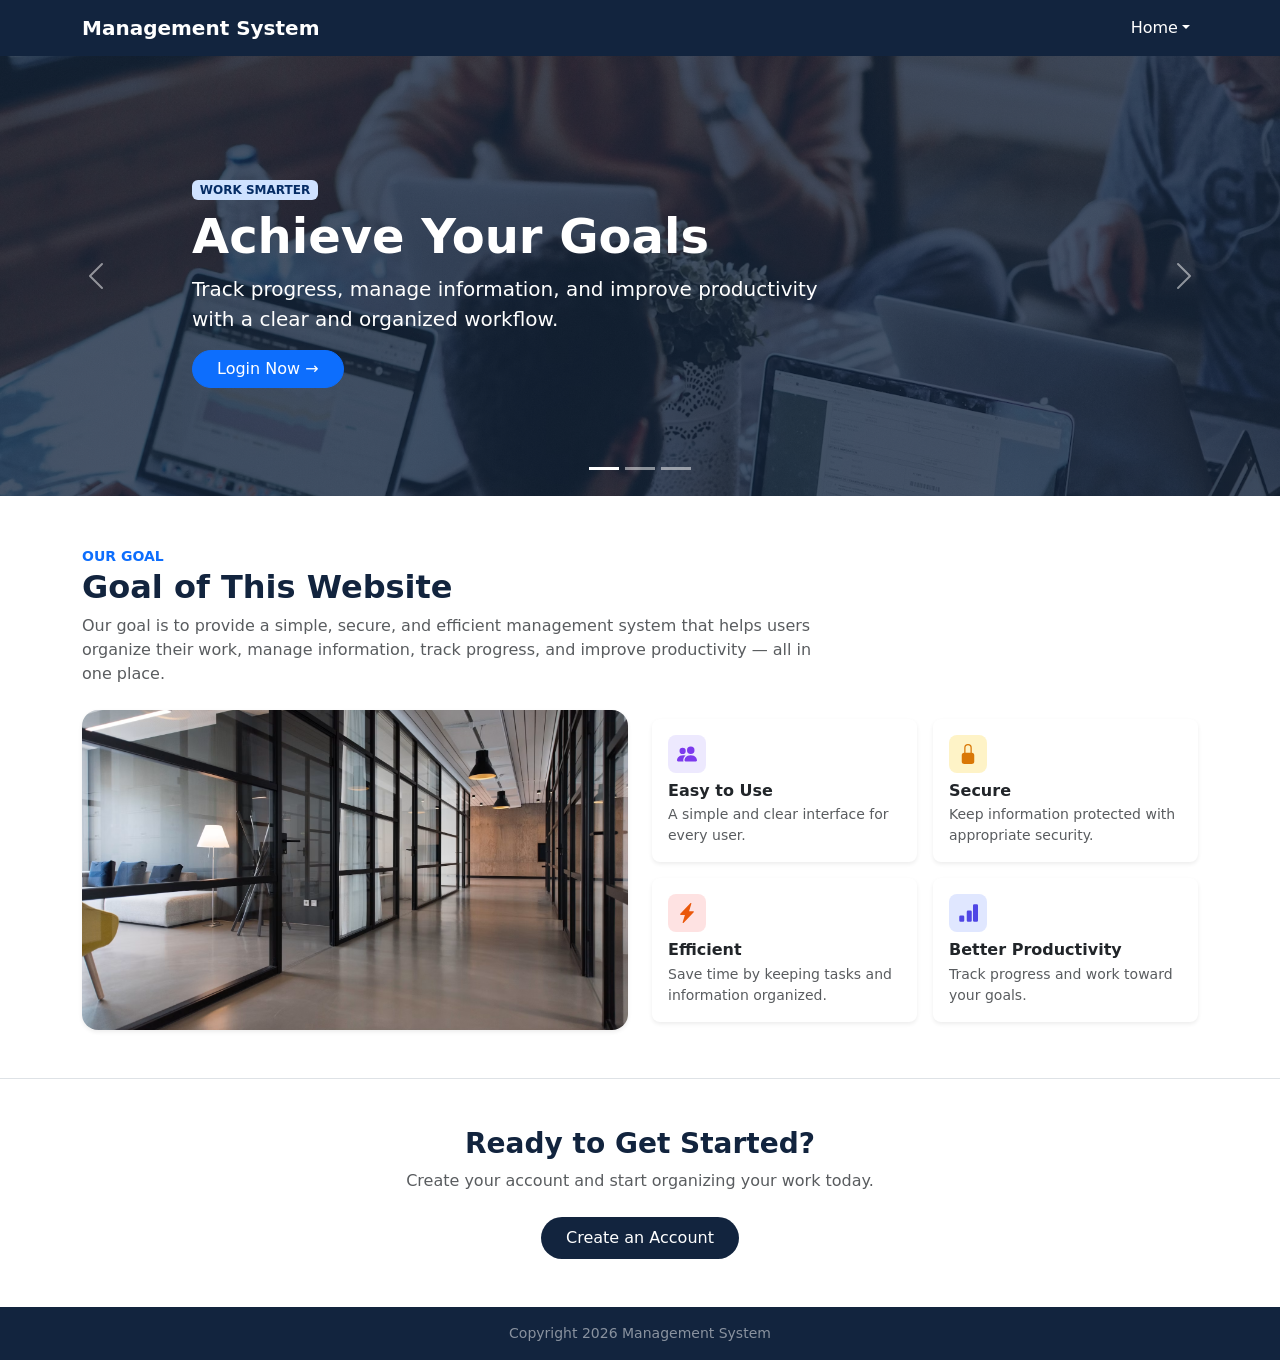
<file: index.html>
<!DOCTYPE html>
<html lang="en">
<head>
    <meta charset="UTF-8">
    <meta name="viewport" content="width=device-width, initial-scale=1.0">
    <title>Management System - Home</title>
    <link href="https://cdn.jsdelivr.net/npm/bootstrap@5.3.3/dist/css/bootstrap.min.css" rel="stylesheet">
    <link rel="stylesheet" href="css/index.css">
</head>
<body>
    <!-- Navbar -->
    <nav class="navbar navbar-expand navbar-dark bg-navy">
        <div class="container">
            <a class="navbar-brand fw-bold" href="index.html">Management System</a>
            <ul class="navbar-nav ms-auto">
                <li class="nav-item dropdown">
                    <a class="nav-link dropdown-toggle text-white" href="#" role="button" data-bs-toggle="dropdown">Home</a>
                    <ul class="dropdown-menu dropdown-menu-end">
                        <li><a class="dropdown-item active" href="index.html">Home</a></li>
                        <li><a class="dropdown-item" href="login.html">Login</a></li>
                        <li><a class="dropdown-item" href="home.html">Courses</a></li>
                    </ul>
                </li>
            </ul>
        </div>
    </nav>

    <!-- Carousel -->
    <div id="heroCarousel" class="carousel slide" data-bs-ride="carousel">
        <div class="carousel-indicators">
            <button type="button" data-bs-target="#heroCarousel" data-bs-slide-to="0" class="active"></button>
            <button type="button" data-bs-target="#heroCarousel" data-bs-slide-to="1"></button>
            <button type="button" data-bs-target="#heroCarousel" data-bs-slide-to="2"></button>
        </div>
        <div class="carousel-inner">
            <div class="carousel-item active slide-bg-1">
                <div class="carousel-caption text-start">
                    <span class="badge text-primary-emphasis bg-primary-subtle text-uppercase mb-2">Work Smarter</span>
                    <h1 class="display-5 fw-bold">Achieve Your Goals</h1>
                    <p class="lead">Track progress, manage information, and improve productivity with a clear and organized workflow.</p>
                    <a href="login.html" class="btn btn-primary rounded-pill px-4">Login Now &rarr;</a>
                </div>
            </div>
            <div class="carousel-item slide-bg-2">
                <div class="carousel-caption text-start">
                    <span class="badge text-primary-emphasis bg-primary-subtle text-uppercase mb-2">Work Together</span>
                    <h1 class="display-5 fw-bold">Better Team Collaboration</h1>
                    <p class="lead">Keep your team connected, organize responsibilities, and manage tasks in one convenient place.</p>
                    <a href="login.html" class="btn btn-primary rounded-pill px-4">Join Us &rarr;</a>
                </div>
            </div>
            <div class="carousel-item slide-bg-3">
                <div class="carousel-caption text-start">
                    <span class="badge text-primary-emphasis bg-primary-subtle text-uppercase mb-2">Stay Organized</span>
                    <h1 class="display-5 fw-bold">Manage With Confidence</h1>
                    <p class="lead">All your projects, members, and updates consolidated into a smooth, accessible platform.</p>
                    <a href="login.html" class="btn btn-primary rounded-pill px-4">Get Started &rarr;</a>
                </div>
            </div>
        </div>
        <button class="carousel-control-prev" type="button" data-bs-target="#heroCarousel" data-bs-slide="prev">
            <span class="carousel-control-prev-icon"></span>
        </button>
        <button class="carousel-control-next" type="button" data-bs-target="#heroCarousel" data-bs-slide="next">
            <span class="carousel-control-next-icon"></span>
        </button>
    </div>

    <!-- Goal Section -->
    <section class="py-5">
        <div class="container">
            <div class="mb-4">
                <span class="text-primary fw-bold text-uppercase small">Our Goal</span>
                <h2 class="fw-bold text-navy">Goal of This Website</h2>
                <p class="text-muted col-lg-8 px-0">
                    Our goal is to provide a simple, secure, and efficient management system that helps users organize their work, manage information, track progress, and improve productivity &mdash; all in one place.
                </p>
            </div>

            <div class="row g-4 align-items-center">
                <div class="col-lg-6">
                    <img src="resources/photo-1497366754035-f200968a6e72.avif" alt="Office Meeting Room" class="img-fluid rounded-4 shadow-sm w-100 object-fit-cover office-img">
                </div>
                <div class="col-lg-6">
                    <div class="row g-3">
                        <div class="col-sm-6">
                            <div class="card h-100 border-0 shadow-sm rounded-3 p-3">
                                <div class="icon-box bg-purple mb-2">
                                    <svg width="20" height="20" fill="currentColor" viewBox="0 0 16 16">
                                        <path d="M7 14s-1 0-1-1 1-4 5-4 5 3 5 4-1 1-1 1zm4-6a3 3 0 1 0 0-6 3 3 0 0 0 0 6m-5.784 6A2.24 2.24 0 0 1 5 13c0-1.355.68-2.75 1.936-3.72A6.3 6.3 0 0 0 5 9c-4 0-5 3-5 4s1 1 1 1zM4.5 8a2.5 2.5 0 1 0 0-5 2.5 2.5 0 0 0 0 5"/>
                                    </svg>
                                </div>
                                <h6 class="fw-bold mb-1">Easy to Use</h6>
                                <p class="text-muted small mb-0">A simple and clear interface for every user.</p>
                            </div>
                        </div>
                        <div class="col-sm-6">
                            <div class="card h-100 border-0 shadow-sm rounded-3 p-3">
                                <div class="icon-box bg-amber mb-2">
                                    <svg width="20" height="20" fill="currentColor" viewBox="0 0 16 16">
                                        <path d="M8 1a2 2 0 0 1 2 2v4H6V3a2 2 0 0 1 2-2m3 6V3a3 3 0 0 0-6 0v4a2 2 0 0 0-2 2v5a2 2 0 0 0 2 2h6a2 2 0 0 0 2-2V9a2 2 0 0 0-2-2"/>
                                    </svg>
                                </div>
                                <h6 class="fw-bold mb-1">Secure</h6>
                                <p class="text-muted small mb-0">Keep information protected with appropriate security.</p>
                            </div>
                        </div>
                        <div class="col-sm-6">
                            <div class="card h-100 border-0 shadow-sm rounded-3 p-3">
                                <div class="icon-box bg-peach mb-2">
                                    <svg width="20" height="20" fill="currentColor" viewBox="0 0 16 16">
                                        <path d="M11.251.068a.5.5 0 0 1 .227.58L9.677 6.5H13a.5.5 0 0 1 .364.843l-8 8.5a.5.5 0 0 1-.842-.49L6.323 9.5H3a.5.5 0 0 1-.364-.843l8-8.5a.5.5 0 0 1 .615-.09z"/>
                                    </svg>
                                </div>
                                <h6 class="fw-bold mb-1">Efficient</h6>
                                <p class="text-muted small mb-0">Save time by keeping tasks and information organized.</p>
                            </div>
                        </div>
                        <div class="col-sm-6">
                            <div class="card h-100 border-0 shadow-sm rounded-3 p-3">
                                <div class="icon-box bg-blue mb-2">
                                    <svg width="20" height="20" fill="currentColor" viewBox="0 0 16 16">
                                        <path d="M1 11a1 1 0 0 1 1-1h2a1 1 0 0 1 1 1v3a1 1 0 0 1-1 1H2a1 1 0 0 1-1-1zm6-4a1 1 0 0 1 1-1h2a1 1 0 0 1 1 1v7a1 1 0 0 1-1 1H8a1 1 0 0 1-1-1zm5-5a1 1 0 0 1 1-1h2a1 1 0 0 1 1 1v12a1 1 0 0 1-1 1h-2a1 1 0 0 1-1-1z"/>
                                    </svg>
                                </div>
                                <h6 class="fw-bold mb-1">Better Productivity</h6>
                                <p class="text-muted small mb-0">Track progress and work toward your goals.</p>
                            </div>
                        </div>
                    </div>
                </div>
            </div>
        </div>
    </section>

    <!-- CTA Section -->
    <section class="py-5 text-center border-top">
        <div class="container">
            <h3 class="fw-bold text-navy mb-2">Ready to Get Started?</h3>
            <p class="text-muted mb-4">Create your account and start organizing your work today.</p>
            <a href="login.html" class="btn btn-navy rounded-pill px-4 py-2">Create an Account</a>
        </div>
    </section>

    <!-- Footer -->
    <footer class="bg-navy text-white-50 text-center py-3">
        <div class="container">
            <p class="small mb-0">Copyright 2026 Management System</p>
        </div>
    </footer>

    <!-- Bootstrap Bundle JS -->
    <script src="https://cdn.jsdelivr.net/npm/bootstrap@5.3.3/dist/js/bootstrap.bundle.min.js"></script>
</body>
</html>
</file>
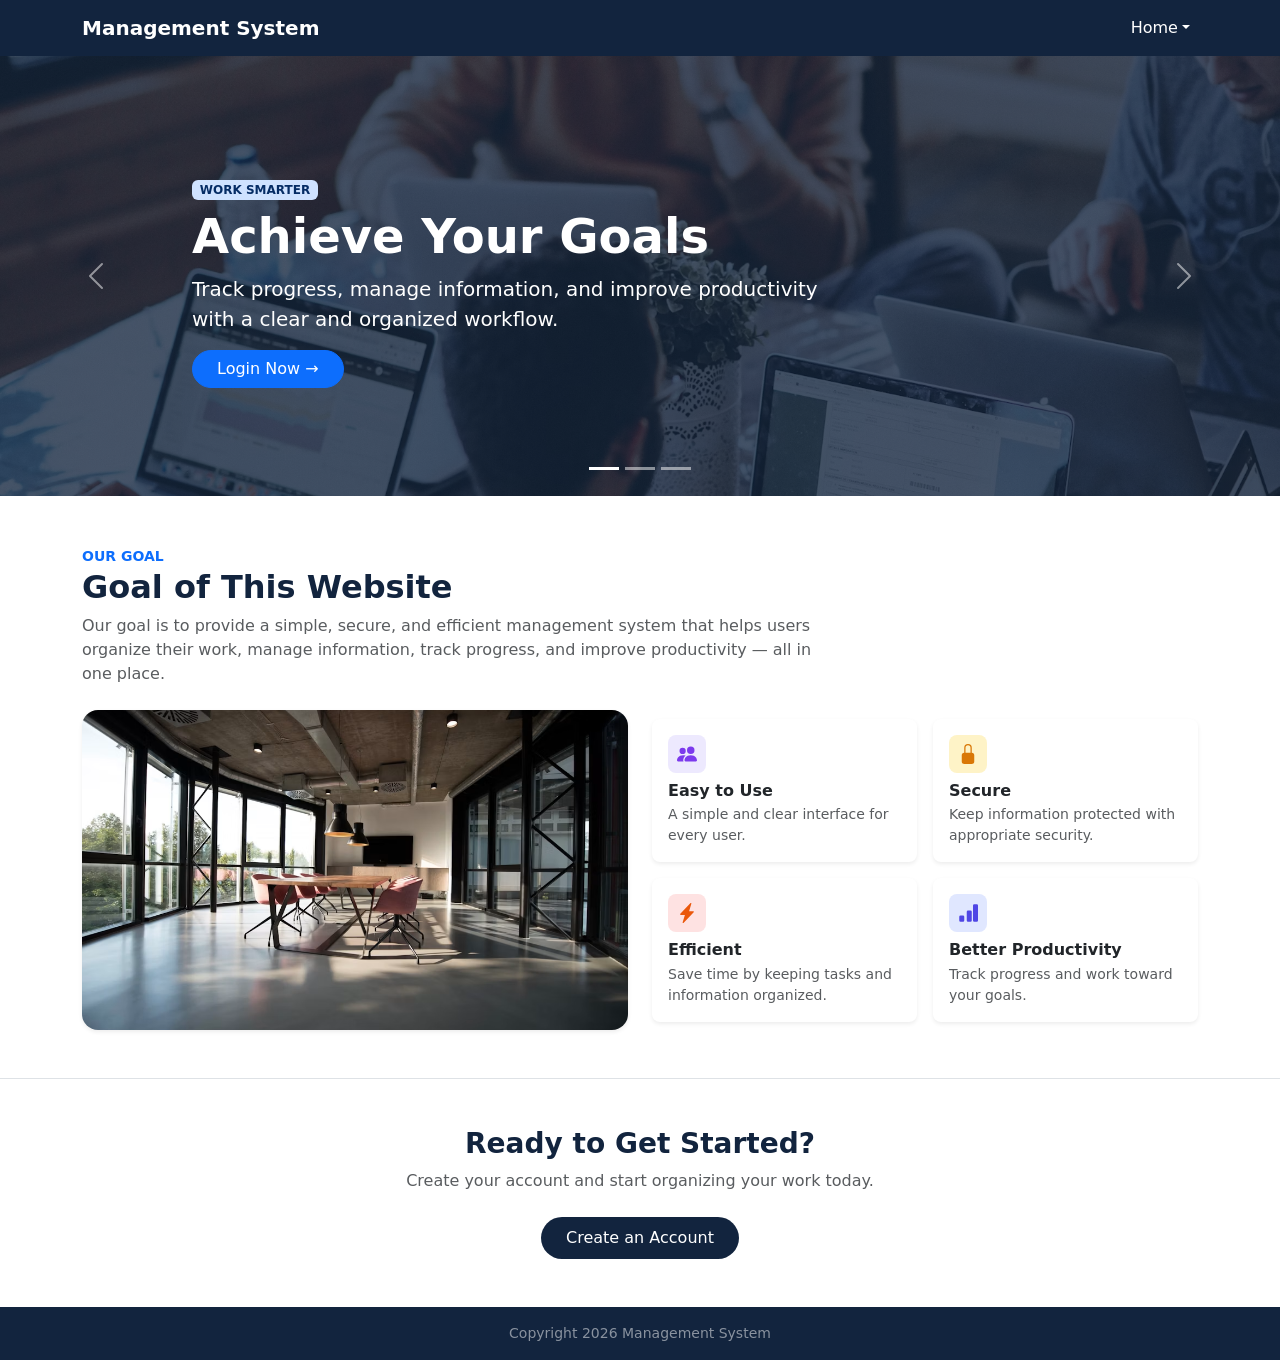
<file: html/index.html>
<!DOCTYPE html>
<html lang="en">
<head>
    <meta charset="UTF-8">
    <meta name="viewport" content="width=device-width, initial-scale=1.0">
    <title>Management System - Home</title>
    <link href="https://cdn.jsdelivr.net/npm/bootstrap@5.3.3/dist/css/bootstrap.min.css" rel="stylesheet">
    <link rel="stylesheet" href="../css/index.css">
</head>
<body>
    <!-- Navbar -->
    <nav class="navbar navbar-expand navbar-dark bg-navy">
        <div class="container">
            <a class="navbar-brand fw-bold" href="index.html">Management System</a>
            <ul class="navbar-nav ms-auto">
                <li class="nav-item dropdown">
                    <a class="nav-link dropdown-toggle text-white" href="#" role="button" data-bs-toggle="dropdown">Home</a>
                    <ul class="dropdown-menu dropdown-menu-end">
                        <li><a class="dropdown-item active" href="index.html">Home</a></li>
                        <li><a class="dropdown-item" href="login.html">Login</a></li>
                        <li><a class="dropdown-item" href="home.html">Courses</a></li>
                    </ul>
                </li>
            </ul>
        </div>
    </nav>

    <!-- Carousel -->
    <div id="heroCarousel" class="carousel slide" data-bs-ride="carousel">
        <div class="carousel-indicators">
            <button type="button" data-bs-target="#heroCarousel" data-bs-slide-to="0" class="active"></button>
            <button type="button" data-bs-target="#heroCarousel" data-bs-slide-to="1"></button>
            <button type="button" data-bs-target="#heroCarousel" data-bs-slide-to="2"></button>
        </div>
        <div class="carousel-inner">
            <div class="carousel-item active slide-bg-1">
                <div class="carousel-caption text-start">
                    <span class="badge text-primary-emphasis bg-primary-subtle text-uppercase mb-2">Work Smarter</span>
                    <h1 class="display-5 fw-bold">Achieve Your Goals</h1>
                    <p class="lead">Track progress, manage information, and improve productivity with a clear and organized workflow.</p>
                    <a href="login.html" class="btn btn-primary rounded-pill px-4">Login Now &rarr;</a>
                </div>
            </div>
            <div class="carousel-item slide-bg-2">
                <div class="carousel-caption text-start">
                    <span class="badge text-primary-emphasis bg-primary-subtle text-uppercase mb-2">Work Together</span>
                    <h1 class="display-5 fw-bold">Better Team Collaboration</h1>
                    <p class="lead">Keep your team connected, organize responsibilities, and manage tasks in one convenient place.</p>
                    <a href="login.html" class="btn btn-primary rounded-pill px-4">Join Us &rarr;</a>
                </div>
            </div>
            <div class="carousel-item slide-bg-3">
                <div class="carousel-caption text-start">
                    <span class="badge text-primary-emphasis bg-primary-subtle text-uppercase mb-2">Stay Organized</span>
                    <h1 class="display-5 fw-bold">Manage With Confidence</h1>
                    <p class="lead">All your projects, members, and updates consolidated into a smooth, accessible platform.</p>
                    <a href="login.html" class="btn btn-primary rounded-pill px-4">Get Started &rarr;</a>
                </div>
            </div>
        </div>
        <button class="carousel-control-prev" type="button" data-bs-target="#heroCarousel" data-bs-slide="prev">
            <span class="carousel-control-prev-icon"></span>
        </button>
        <button class="carousel-control-next" type="button" data-bs-target="#heroCarousel" data-bs-slide="next">
            <span class="carousel-control-next-icon"></span>
        </button>
    </div>

    <!-- Goal Section -->
    <section class="py-5">
        <div class="container">
            <div class="mb-4">
                <span class="text-primary fw-bold text-uppercase small">Our Goal</span>
                <h2 class="fw-bold text-navy">Goal of This Website</h2>
                <p class="text-muted col-lg-8 px-0">
                    Our goal is to provide a simple, secure, and efficient management system that helps users organize their work, manage information, track progress, and improve productivity &mdash; all in one place.
                </p>
            </div>

            <div class="row g-4 align-items-center">
                <div class="col-lg-6">
                    <img src="../resources/photo-1497366811353-6870744d04b2.avif" alt="Office Meeting Room" class="img-fluid rounded-4 shadow-sm w-100 object-fit-cover office-img">
                </div>
                <div class="col-lg-6">
                    <div class="row g-3">
                        <div class="col-sm-6">
                            <div class="card h-100 border-0 shadow-sm rounded-3 p-3">
                                <div class="icon-box bg-purple mb-2">
                                    <svg width="20" height="20" fill="currentColor" viewBox="0 0 16 16">
                                        <path d="M7 14s-1 0-1-1 1-4 5-4 5 3 5 4-1 1-1 1zm4-6a3 3 0 1 0 0-6 3 3 0 0 0 0 6m-5.784 6A2.24 2.24 0 0 1 5 13c0-1.355.68-2.75 1.936-3.72A6.3 6.3 0 0 0 5 9c-4 0-5 3-5 4s1 1 1 1zM4.5 8a2.5 2.5 0 1 0 0-5 2.5 2.5 0 0 0 0 5"/>
                                    </svg>
                                </div>
                                <h6 class="fw-bold mb-1">Easy to Use</h6>
                                <p class="text-muted small mb-0">A simple and clear interface for every user.</p>
                            </div>
                        </div>
                        <div class="col-sm-6">
                            <div class="card h-100 border-0 shadow-sm rounded-3 p-3">
                                <div class="icon-box bg-amber mb-2">
                                    <svg width="20" height="20" fill="currentColor" viewBox="0 0 16 16">
                                        <path d="M8 1a2 2 0 0 1 2 2v4H6V3a2 2 0 0 1 2-2m3 6V3a3 3 0 0 0-6 0v4a2 2 0 0 0-2 2v5a2 2 0 0 0 2 2h6a2 2 0 0 0 2-2V9a2 2 0 0 0-2-2"/>
                                    </svg>
                                </div>
                                <h6 class="fw-bold mb-1">Secure</h6>
                                <p class="text-muted small mb-0">Keep information protected with appropriate security.</p>
                            </div>
                        </div>
                        <div class="col-sm-6">
                            <div class="card h-100 border-0 shadow-sm rounded-3 p-3">
                                <div class="icon-box bg-peach mb-2">
                                    <svg width="20" height="20" fill="currentColor" viewBox="0 0 16 16">
                                        <path d="M11.251.068a.5.5 0 0 1 .227.58L9.677 6.5H13a.5.5 0 0 1 .364.843l-8 8.5a.5.5 0 0 1-.842-.49L6.323 9.5H3a.5.5 0 0 1-.364-.843l8-8.5a.5.5 0 0 1 .615-.09z"/>
                                    </svg>
                                </div>
                                <h6 class="fw-bold mb-1">Efficient</h6>
                                <p class="text-muted small mb-0">Save time by keeping tasks and information organized.</p>
                            </div>
                        </div>
                        <div class="col-sm-6">
                            <div class="card h-100 border-0 shadow-sm rounded-3 p-3">
                                <div class="icon-box bg-blue mb-2">
                                    <svg width="20" height="20" fill="currentColor" viewBox="0 0 16 16">
                                        <path d="M1 11a1 1 0 0 1 1-1h2a1 1 0 0 1 1 1v3a1 1 0 0 1-1 1H2a1 1 0 0 1-1-1zm6-4a1 1 0 0 1 1-1h2a1 1 0 0 1 1 1v7a1 1 0 0 1-1 1H8a1 1 0 0 1-1-1zm5-5a1 1 0 0 1 1-1h2a1 1 0 0 1 1 1v12a1 1 0 0 1-1 1h-2a1 1 0 0 1-1-1z"/>
                                    </svg>
                                </div>
                                <h6 class="fw-bold mb-1">Better Productivity</h6>
                                <p class="text-muted small mb-0">Track progress and work toward your goals.</p>
                            </div>
                        </div>
                    </div>
                </div>
            </div>
        </div>
    </section>

    <!-- CTA Section -->
    <section class="py-5 text-center border-top">
        <div class="container">
            <h3 class="fw-bold text-navy mb-2">Ready to Get Started?</h3>
            <p class="text-muted mb-4">Create your account and start organizing your work today.</p>
            <a href="login.html" class="btn btn-navy rounded-pill px-4 py-2">Create an Account</a>
        </div>
    </section>

    <!-- Footer -->
    <footer class="bg-navy text-white-50 text-center py-3">
        <div class="container">
            <p class="small mb-0">Copyright 2026 Management System</p>
        </div>
    </footer>

    <!-- Bootstrap Bundle JS -->
    <script src="https://cdn.jsdelivr.net/npm/bootstrap@5.3.3/dist/js/bootstrap.bundle.min.js"></script>
</body>
</html>
</file>
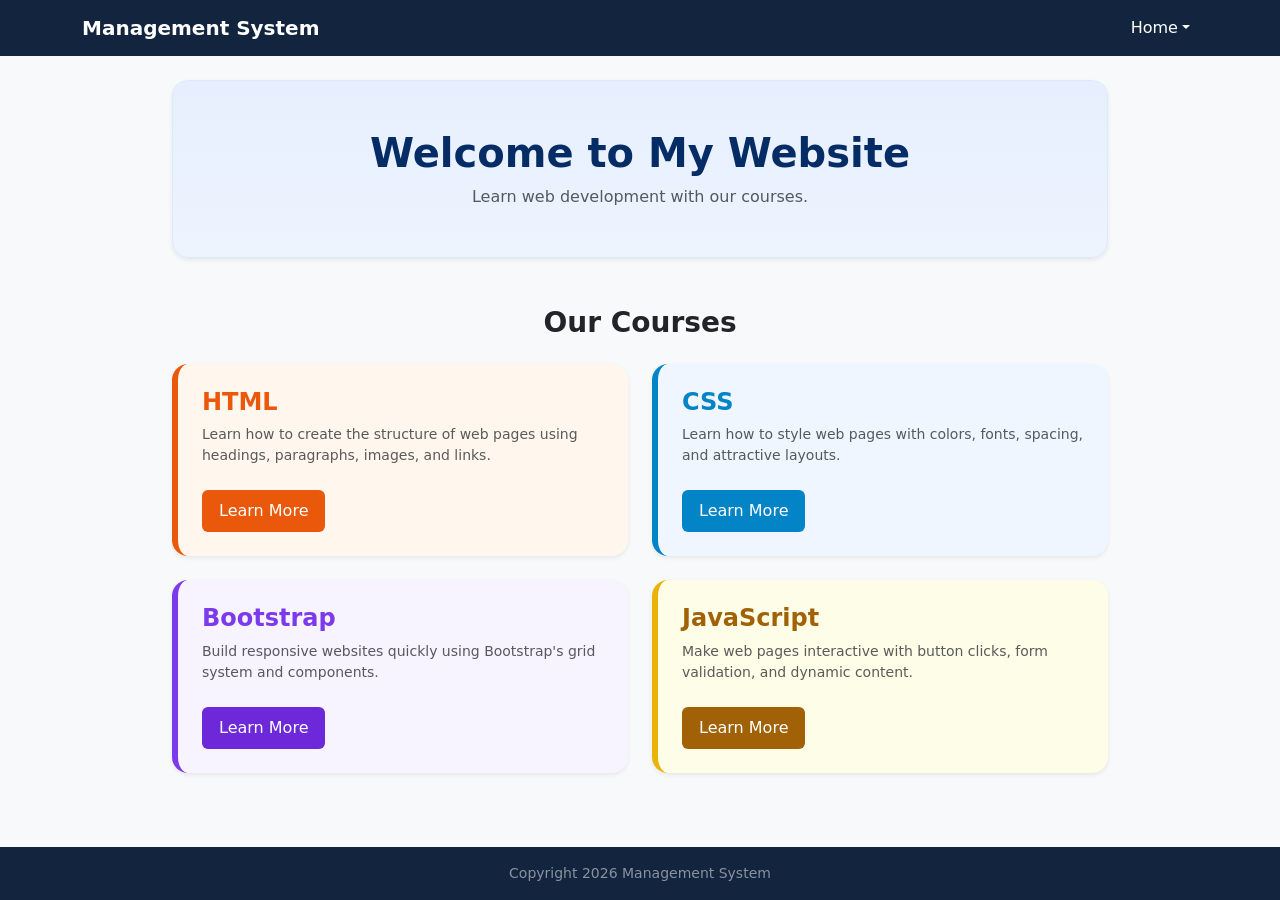
<file: home.html>
<!DOCTYPE html>
<html lang="en">
<head>
    <meta charset="UTF-8">
    <meta name="viewport" content="width=device-width, initial-scale=1.0">
    <title>Management System - Home</title>
    <link href="https://cdn.jsdelivr.net/npm/bootstrap@5.3.3/dist/css/bootstrap.min.css" rel="stylesheet">
    <link rel="stylesheet" href="css/home.css">
</head>
<body class="bg-light min-vh-100 d-flex flex-column">

    <!-- Navbar -->
    <nav class="navbar navbar-expand navbar-dark bg-navy">
        <div class="container">
            <a class="navbar-brand fw-bold" href="home.html">Management System</a>
            <ul class="navbar-nav ms-auto">
                <li class="nav-item dropdown">
                    <a class="nav-link dropdown-toggle text-white" href="#" role="button" data-bs-toggle="dropdown">Home</a>
                    <ul class="dropdown-menu dropdown-menu-end">
                        <li><a class="dropdown-item" href="index.html">Home (Landing)</a></li>
                        <li><a class="dropdown-item active" href="home.html">Dashboard</a></li>
                        <li><a class="dropdown-item" href="#courses">Our Courses</a></li>
                        <li><hr class="dropdown-divider"></li>
                        <li><a class="dropdown-item text-danger" href="login.html">Logout</a></li>
                    </ul>
                </li>
            </ul>
        </div>
    </nav>

    <!-- Main Content -->
    <main class="container my-4 flex-grow-1" style="max-width: 960px;">
        <!-- Hero Banner -->
        <div class="hero-banner rounded-4 text-center p-4 p-md-5 mb-5 shadow-sm border">
            <h1 class="fw-bold text-primary-emphasis mb-2">Welcome to My Website</h1>
            <p class="text-muted mb-0">Learn web development with our courses.</p>
        </div>

        <!-- Courses Section -->
        <section id="courses">
            <h3 class="fw-bold text-center text-dark mb-4">Our Courses</h3>

            <div class="row g-4">
                <!-- HTML Card -->
                <div class="col-md-6">
                    <div class="card h-100 border-0 shadow-sm rounded-4 p-4 card-html">
                        <div class="card-body p-0 d-flex flex-column">
                            <h4 class="fw-bold text-orange mb-2">HTML</h4>
                            <p class="text-muted small flex-grow-1 mb-4">
                                Learn how to create the structure of web pages using headings, paragraphs, images, and links.
                            </p>
                            <div>
                                <button type="button" class="btn btn-orange text-white px-3 py-2 btn-course" data-course="html" data-bs-toggle="modal" data-bs-target="#courseModal">
                                    Learn More
                                </button>
                            </div>
                        </div>
                    </div>
                </div>

                <!-- CSS Card -->
                <div class="col-md-6">
                    <div class="card h-100 border-0 shadow-sm rounded-4 p-4 card-css">
                        <div class="card-body p-0 d-flex flex-column">
                            <h4 class="fw-bold text-blue mb-2">CSS</h4>
                            <p class="text-muted small flex-grow-1 mb-4">
                                Learn how to style web pages with colors, fonts, spacing, and attractive layouts.
                            </p>
                            <div>
                                <button type="button" class="btn btn-blue text-white px-3 py-2 btn-course" data-course="css" data-bs-toggle="modal" data-bs-target="#courseModal">
                                    Learn More
                                </button>
                            </div>
                        </div>
                    </div>
                </div>

                <!-- Bootstrap Card -->
                <div class="col-md-6">
                    <div class="card h-100 border-0 shadow-sm rounded-4 p-4 card-bootstrap">
                        <div class="card-body p-0 d-flex flex-column">
                            <h4 class="fw-bold text-purple mb-2">Bootstrap</h4>
                            <p class="text-muted small flex-grow-1 mb-4">
                                Build responsive websites quickly using Bootstrap's grid system and components.
                            </p>
                            <div>
                                <button type="button" class="btn btn-purple text-white px-3 py-2 btn-course" data-course="bootstrap" data-bs-toggle="modal" data-bs-target="#courseModal">
                                    Learn More
                                </button>
                            </div>
                        </div>
                    </div>
                </div>

                <!-- JavaScript Card -->
                <div class="col-md-6">
                    <div class="card h-100 border-0 shadow-sm rounded-4 p-4 card-javascript">
                        <div class="card-body p-0 d-flex flex-column">
                            <h4 class="fw-bold text-gold mb-2">JavaScript</h4>
                            <p class="text-muted small flex-grow-1 mb-4">
                                Make web pages interactive with button clicks, form validation, and dynamic content.
                            </p>
                            <div>
                                <button type="button" class="btn btn-gold text-white px-3 py-2 btn-course" data-course="javascript" data-bs-toggle="modal" data-bs-target="#courseModal">
                                    Learn More
                                </button>
                            </div>
                        </div>
                    </div>
                </div>
            </div>
        </section>
    </main>

    <!-- Course Details Modal -->
    <div class="modal fade" id="courseModal" tabindex="-1">
        <div class="modal-dialog modal-dialog-centered">
            <div class="modal-content border-0 shadow rounded-3">
                <div class="modal-header">
                    <h6 class="modal-title fw-semibold text-secondary">Course Details</h6>
                    <button type="button" class="btn-close" data-bs-dismiss="modal"></button>
                </div>
                <div class="modal-body p-4">
                    <h5 class="fw-bold text-dark mb-2" id="modalCourseTitle">Course</h5>
                    <p class="text-muted small mb-0" id="modalCourseContent">Details</p>
                </div>
                <div class="modal-footer border-0 pt-0">
                    <button type="button" class="btn btn-secondary px-3" data-bs-dismiss="modal">Close</button>
                </div>
            </div>
        </div>
    </div>

    <!-- Footer -->
    <footer class="bg-navy text-white-50 text-center py-3 mt-auto">
        <div class="container">
            <p class="small mb-0">Copyright 2026 Management System</p>
        </div>
    </footer>

    <!-- Bootstrap Bundle JS -->
    <script src="https://cdn.jsdelivr.net/npm/bootstrap@5.3.3/dist/js/bootstrap.bundle.min.js"></script>
    <script src="js/home.js"></script>
</body>
</html>
</file>
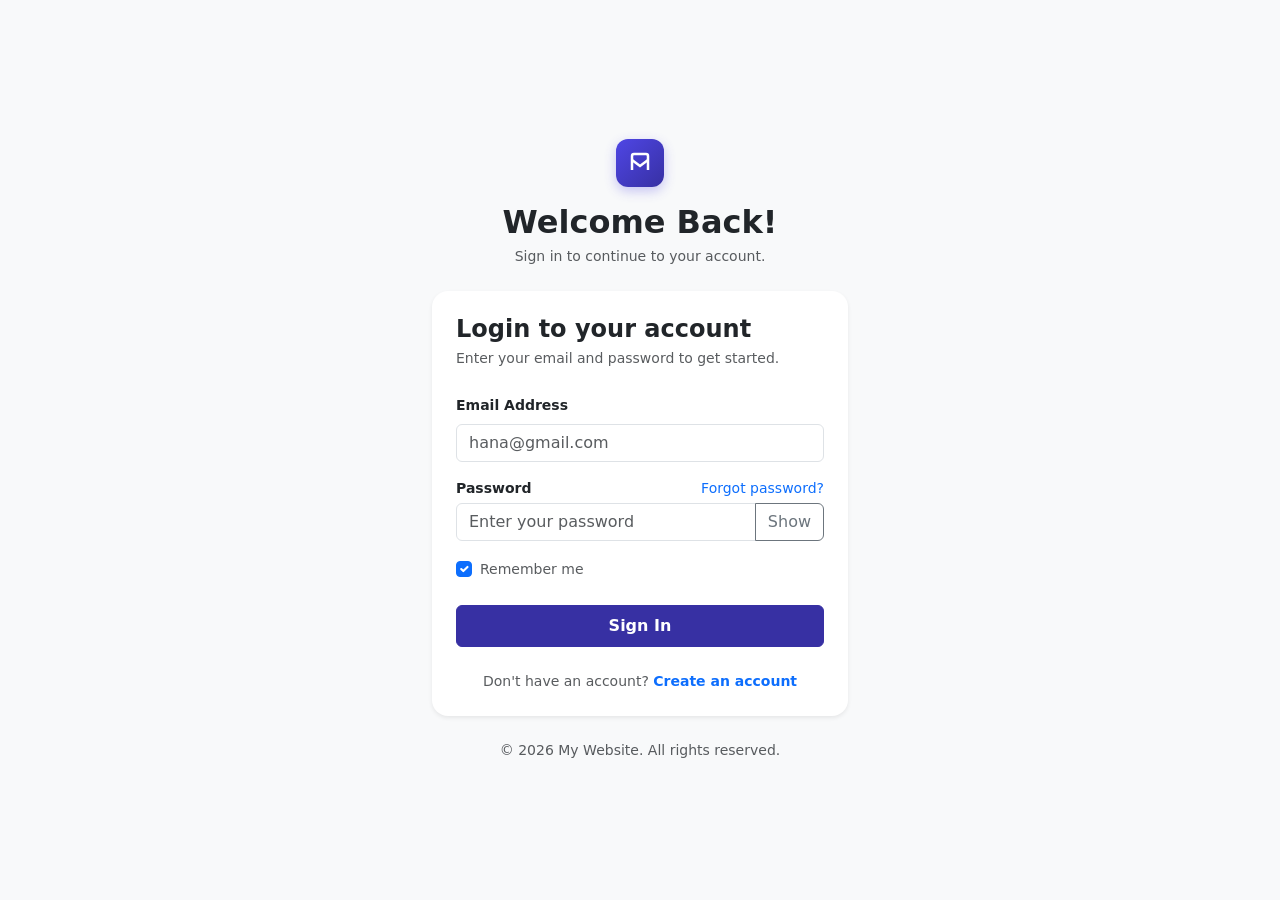
<file: login.html>
<!DOCTYPE html>
<html lang="en">
<head>
    <meta charset="UTF-8">
    <meta name="viewport" content="width=device-width, initial-scale=1.0">
    <title>Login - Welcome Back</title>
    <link href="https://cdn.jsdelivr.net/npm/bootstrap@5.3.3/dist/css/bootstrap.min.css" rel="stylesheet">
    <link rel="stylesheet" href="css/login.css">
</head>
<body class="bg-light d-flex align-items-center min-vh-100 py-4">

    <!-- Login Container -->
    <div class="container" style="max-width: 440px;">
        <!-- Header -->
        <div class="text-center mb-4">
            <div class="logo-box mx-auto mb-3">
                <svg width="24" height="24" viewBox="0 0 24 24" fill="none" stroke="currentColor" stroke-width="2.5">
                    <path d="M4 19V5a2 2 0 0 1 2-2h12a2 2 0 0 1 2 2v14"></path>
                    <polyline points="4 9 12 15 20 9"></polyline>
                </svg>
            </div>
            <h2 class="fw-bold text-dark mb-1">Welcome Back!</h2>
            <p class="text-muted small">Sign in to continue to your account.</p>
        </div>

        <!-- Login Card -->
        <div class="card shadow-sm border-0 rounded-4 p-4 mb-4">
            <h4 class="fw-bold mb-1">Login to your account</h4>
            <p class="text-muted small mb-4">Enter your email and password to get started.</p>

            <form id="loginForm">
                <!-- Email Field -->
                <div class="mb-3">
                    <label for="email" class="form-label small fw-semibold">Email Address</label>
                    <input type="email" class="form-control" id="email" placeholder="hana@gmail.com">
                    <div class="text-danger small mt-1" id="emailError"></div>
                </div>

                <!-- Password Field -->
                <div class="mb-3">
                    <div class="d-flex justify-content-between align-items-center mb-1">
                        <label for="password" class="form-label small fw-semibold mb-0">Password</label>
                        <a href="#" class="small text-decoration-none text-primary">Forgot password?</a>
                    </div>
                    <div class="input-group">
                        <input type="password" class="form-control" id="password" placeholder="Enter your password">
                        <button class="btn btn-outline-secondary" type="button" id="togglePasswordBtn">Show</button>
                    </div>
                    <div class="text-danger small mt-1" id="passwordError"></div>
                </div>

                <!-- Remember Me -->
                <div class="form-check mb-4">
                    <input class="form-check-input" type="checkbox" id="rememberMe" checked>
                    <label class="form-check-label small text-muted" for="rememberMe">Remember me</label>
                </div>

                <!-- Submit Button -->
                <button type="submit" class="btn btn-primary w-100 py-2 fw-semibold">Sign In</button>

                <!-- Signup Link -->
                <p class="text-center text-muted small mt-4 mb-0">
                    Don't have an account? <a href="#" class="text-decoration-none fw-semibold">Create an account</a>
                </p>
            </form>
        </div>

        <!-- Footer -->
        <footer class="text-center text-muted small">
            <p class="mb-0">&copy; 2026 My Website. All rights reserved.</p>
        </footer>
    </div>

    <!-- Bootstrap Bundle JS -->
    <script src="https://cdn.jsdelivr.net/npm/bootstrap@5.3.3/dist/js/bootstrap.bundle.min.js"></script>
    <script src="js/login.js"></script>
</body>
</html>
</file>
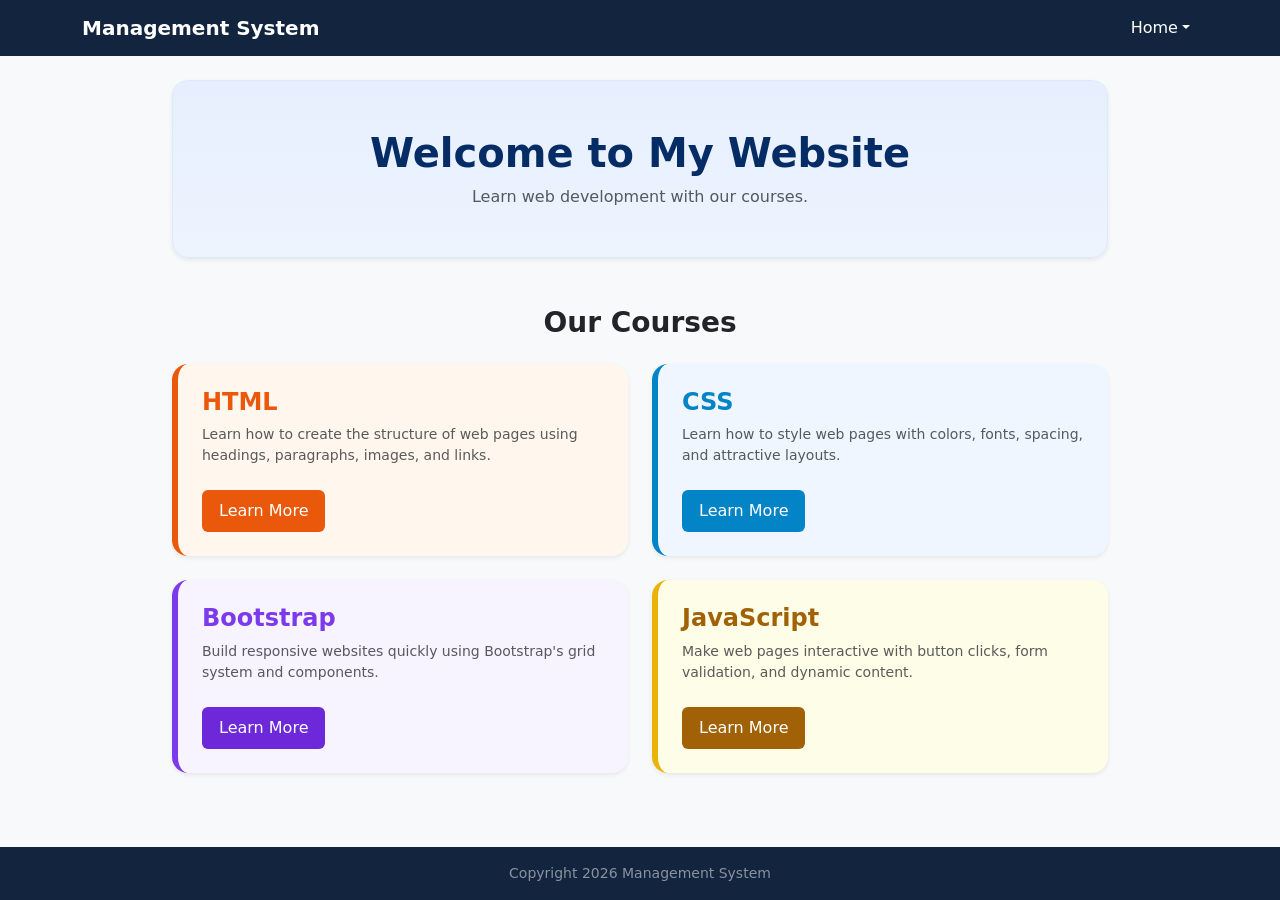
<file: html/home.html>
<!DOCTYPE html>
<html lang="en">
<head>
    <meta charset="UTF-8">
    <meta name="viewport" content="width=device-width, initial-scale=1.0">
    <title>Management System - Home</title>
    <link href="https://cdn.jsdelivr.net/npm/bootstrap@5.3.3/dist/css/bootstrap.min.css" rel="stylesheet">
    <link rel="stylesheet" href="../css/home.css">
</head>
<body class="bg-light min-vh-100 d-flex flex-column">

    <!-- Navbar -->
    <nav class="navbar navbar-expand navbar-dark bg-navy">
        <div class="container">
            <a class="navbar-brand fw-bold" href="home.html">Management System</a>
            <ul class="navbar-nav ms-auto">
                <li class="nav-item dropdown">
                    <a class="nav-link dropdown-toggle text-white" href="#" role="button" data-bs-toggle="dropdown">Home</a>
                    <ul class="dropdown-menu dropdown-menu-end">
                        <li><a class="dropdown-item" href="index.html">Home (Landing)</a></li>
                        <li><a class="dropdown-item active" href="home.html">Dashboard</a></li>
                        <li><a class="dropdown-item" href="#courses">Our Courses</a></li>
                        <li><hr class="dropdown-divider"></li>
                        <li><a class="dropdown-item text-danger" href="login.html">Logout</a></li>
                    </ul>
                </li>
            </ul>
        </div>
    </nav>

    <!-- Main Content -->
    <main class="container my-4 flex-grow-1" style="max-width: 960px;">
        <!-- Hero Banner -->
        <div class="hero-banner rounded-4 text-center p-4 p-md-5 mb-5 shadow-sm border">
            <h1 class="fw-bold text-primary-emphasis mb-2">Welcome to My Website</h1>
            <p class="text-muted mb-0">Learn web development with our courses.</p>
        </div>

        <!-- Courses Section -->
        <section id="courses">
            <h3 class="fw-bold text-center text-dark mb-4">Our Courses</h3>

            <div class="row g-4">
                <!-- HTML Card -->
                <div class="col-md-6">
                    <div class="card h-100 border-0 shadow-sm rounded-4 p-4 card-html">
                        <div class="card-body p-0 d-flex flex-column">
                            <h4 class="fw-bold text-orange mb-2">HTML</h4>
                            <p class="text-muted small flex-grow-1 mb-4">
                                Learn how to create the structure of web pages using headings, paragraphs, images, and links.
                            </p>
                            <div>
                                <button type="button" class="btn btn-orange text-white px-3 py-2 btn-course" data-course="html" data-bs-toggle="modal" data-bs-target="#courseModal">
                                    Learn More
                                </button>
                            </div>
                        </div>
                    </div>
                </div>

                <!-- CSS Card -->
                <div class="col-md-6">
                    <div class="card h-100 border-0 shadow-sm rounded-4 p-4 card-css">
                        <div class="card-body p-0 d-flex flex-column">
                            <h4 class="fw-bold text-blue mb-2">CSS</h4>
                            <p class="text-muted small flex-grow-1 mb-4">
                                Learn how to style web pages with colors, fonts, spacing, and attractive layouts.
                            </p>
                            <div>
                                <button type="button" class="btn btn-blue text-white px-3 py-2 btn-course" data-course="css" data-bs-toggle="modal" data-bs-target="#courseModal">
                                    Learn More
                                </button>
                            </div>
                        </div>
                    </div>
                </div>

                <!-- Bootstrap Card -->
                <div class="col-md-6">
                    <div class="card h-100 border-0 shadow-sm rounded-4 p-4 card-bootstrap">
                        <div class="card-body p-0 d-flex flex-column">
                            <h4 class="fw-bold text-purple mb-2">Bootstrap</h4>
                            <p class="text-muted small flex-grow-1 mb-4">
                                Build responsive websites quickly using Bootstrap's grid system and components.
                            </p>
                            <div>
                                <button type="button" class="btn btn-purple text-white px-3 py-2 btn-course" data-course="bootstrap" data-bs-toggle="modal" data-bs-target="#courseModal">
                                    Learn More
                                </button>
                            </div>
                        </div>
                    </div>
                </div>

                <!-- JavaScript Card -->
                <div class="col-md-6">
                    <div class="card h-100 border-0 shadow-sm rounded-4 p-4 card-javascript">
                        <div class="card-body p-0 d-flex flex-column">
                            <h4 class="fw-bold text-gold mb-2">JavaScript</h4>
                            <p class="text-muted small flex-grow-1 mb-4">
                                Make web pages interactive with button clicks, form validation, and dynamic content.
                            </p>
                            <div>
                                <button type="button" class="btn btn-gold text-white px-3 py-2 btn-course" data-course="javascript" data-bs-toggle="modal" data-bs-target="#courseModal">
                                    Learn More
                                </button>
                            </div>
                        </div>
                    </div>
                </div>
            </div>
        </section>
    </main>

    <!-- Course Details Modal -->
    <div class="modal fade" id="courseModal" tabindex="-1">
        <div class="modal-dialog modal-dialog-centered">
            <div class="modal-content border-0 shadow rounded-3">
                <div class="modal-header">
                    <h6 class="modal-title fw-semibold text-secondary">Course Details</h6>
                    <button type="button" class="btn-close" data-bs-dismiss="modal"></button>
                </div>
                <div class="modal-body p-4">
                    <h5 class="fw-bold text-dark mb-2" id="modalCourseTitle">Course</h5>
                    <p class="text-muted small mb-0" id="modalCourseContent">Details</p>
                </div>
                <div class="modal-footer border-0 pt-0">
                    <button type="button" class="btn btn-secondary px-3" data-bs-dismiss="modal">Close</button>
                </div>
            </div>
        </div>
    </div>

    <!-- Footer -->
    <footer class="bg-navy text-white-50 text-center py-3 mt-auto">
        <div class="container">
            <p class="small mb-0">Copyright 2026 Management System</p>
        </div>
    </footer>

    <!-- Bootstrap Bundle JS -->
    <script src="https://cdn.jsdelivr.net/npm/bootstrap@5.3.3/dist/js/bootstrap.bundle.min.js"></script>
    <script src="../js/home.js"></script>
</body>
</html>
</file>
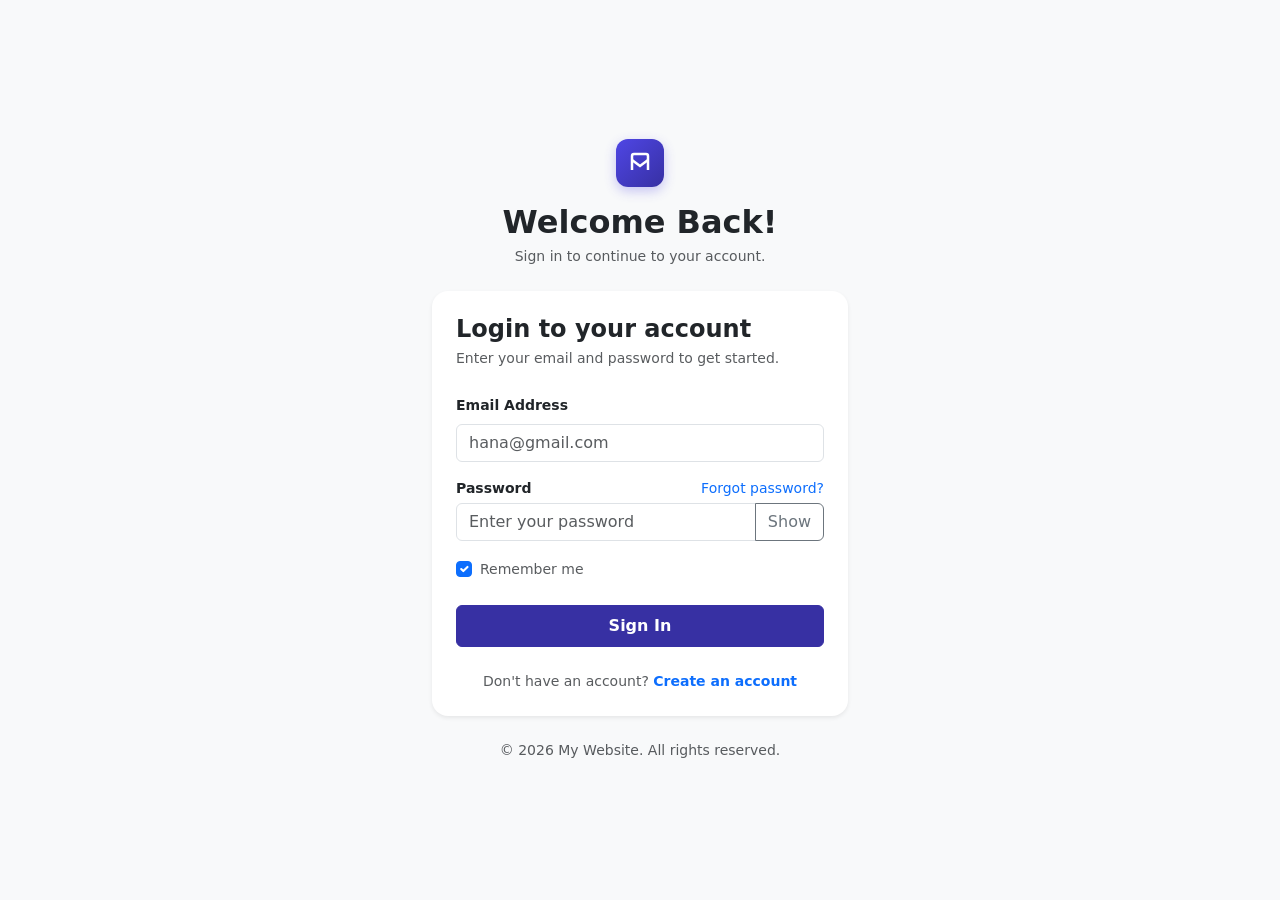
<file: html/login.html>
<!DOCTYPE html>
<html lang="en">
<head>
    <meta charset="UTF-8">
    <meta name="viewport" content="width=device-width, initial-scale=1.0">
    <title>Login - Welcome Back</title>
    <link href="https://cdn.jsdelivr.net/npm/bootstrap@5.3.3/dist/css/bootstrap.min.css" rel="stylesheet">
    <link rel="stylesheet" href="../css/login.css">
</head>
<body class="bg-light d-flex align-items-center min-vh-100 py-4">

    <!-- Login Container -->
    <div class="container" style="max-width: 440px;">
        <!-- Header -->
        <div class="text-center mb-4">
            <div class="logo-box mx-auto mb-3">
                <svg width="24" height="24" viewBox="0 0 24 24" fill="none" stroke="currentColor" stroke-width="2.5">
                    <path d="M4 19V5a2 2 0 0 1 2-2h12a2 2 0 0 1 2 2v14"></path>
                    <polyline points="4 9 12 15 20 9"></polyline>
                </svg>
            </div>
            <h2 class="fw-bold text-dark mb-1">Welcome Back!</h2>
            <p class="text-muted small">Sign in to continue to your account.</p>
        </div>

        <!-- Login Card -->
        <div class="card shadow-sm border-0 rounded-4 p-4 mb-4">
            <h4 class="fw-bold mb-1">Login to your account</h4>
            <p class="text-muted small mb-4">Enter your email and password to get started.</p>

            <form id="loginForm">
                <!-- Email Field -->
                <div class="mb-3">
                    <label for="email" class="form-label small fw-semibold">Email Address</label>
                    <input type="email" class="form-control" id="email" placeholder="hana@gmail.com">
                </div>

                <!-- Password Field -->
                <div class="mb-3">
                    <div class="d-flex justify-content-between align-items-center mb-1">
                        <label for="password" class="form-label small fw-semibold mb-0">Password</label>
                        <a href="#" class="small text-decoration-none text-primary">Forgot password?</a>
                    </div>
                    <div class="input-group">
                        <input type="password" class="form-control" id="password" placeholder="Enter your password">
                        <button class="btn btn-outline-secondary" type="button" id="togglePasswordBtn">Show</button>
                    </div>
                </div>

                <!-- Remember Me -->
                <div class="form-check mb-4">
                    <input class="form-check-input" type="checkbox" id="rememberMe" checked>
                    <label class="form-check-label small text-muted" for="rememberMe">Remember me</label>
                </div>

                <!-- Submit Button -->
                <button type="submit" class="btn btn-primary w-100 py-2 fw-semibold">Sign In</button>

                <!-- Signup Link -->
                <p class="text-center text-muted small mt-4 mb-0">
                    Don't have an account? <a href="#" class="text-decoration-none fw-semibold">Create an account</a>
                </p>
            </form>
        </div>

        <!-- Footer -->
        <footer class="text-center text-muted small">
            <p class="mb-0">&copy; 2026 My Website. All rights reserved.</p>
        </footer>
    </div>

    <!-- Bootstrap Bundle JS -->
    <script src="https://cdn.jsdelivr.net/npm/bootstrap@5.3.3/dist/js/bootstrap.bundle.min.js"></script>
    <script src="../js/login.js"></script>
</body>
</html>
</file>
<file: css/index.css>
/* Theme Colors */
.bg-navy {
    background-color: #12243e;
}

.text-navy {
    color: #12243e;
}

.btn-navy {
    background-color: #12243e;
    color: #ffffff;
}

.btn-navy:hover {
    background-color: #1a3356;
    color: #ffffff;
}

/* Carousel Section */
.carousel-item {
    height: 440px;
    background-size: cover;
    background-position: center;
}

.slide-bg-1 {
    background-image: linear-gradient(rgba(18, 36, 62, 0.72), rgba(18, 36, 62, 0.72)), url('../resources/photo-1521737711867-e3b97375f902.avif');
}

.slide-bg-2 {
    background-image: linear-gradient(rgba(18, 36, 62, 0.72), rgba(18, 36, 62, 0.72)), url('../resources/photo-1454165804606-c3d57bc86b40.avif');
}

.slide-bg-3 {
    background-image: linear-gradient(rgba(18, 36, 62, 0.72), rgba(18, 36, 62, 0.72)), url('../resources/photo-1497366754035-f200968a6e72.avif');
}

.carousel-caption {
    bottom: 20%;
    max-width: 650px;
}

/* Goal Section */
.office-img {
    height: 320px;
}

.icon-box {
    width: 38px;
    height: 38px;
    border-radius: 8px;
    display: inline-flex;
    align-items: center;
    justify-content: center;
}

.bg-purple {
    background-color: #ede9fe;
    color: #7c3aed;
}

.bg-amber {
    background-color: #fef3c7;
    color: #d97706;
}

.bg-peach {
    background-color: #fee2e2;
    color: #ea580c;
}

.bg-blue {
    background-color: #e0e7ff;
    color: #4f46e5;
}
</file>
<file: css/home.css>
/* Theme Colors */
.bg-navy {
    background-color: #12243e;
}

/* Hero Banner */
.hero-banner {
    background: linear-gradient(180deg, #e7effe 0%, #edf4fe 100%);
    border-color: #dbeafe !important;
}

/* Course Cards */
.card-html {
    background-color: #fff6ee;
    border-left: 6px solid #ea580c !important;
}

.text-orange {
    color: #ea580c;
}

.btn-orange {
    background-color: #ea580c;
}

.btn-orange:hover {
    background-color: #c2410c;
}

.card-css {
    background-color: #eff6ff;
    border-left: 6px solid #0284c7 !important;
}

.text-blue {
    color: #0284c7;
}

.btn-blue {
    background-color: #0284c7;
}

.btn-blue:hover {
    background-color: #0369a1;
}

.card-bootstrap {
    background-color: #f7f3ff;
    border-left: 6px solid #7c3aed !important;
}

.text-purple {
    color: #7c3aed;
}

.btn-purple {
    background-color: #6d28d9;
}

.btn-purple:hover {
    background-color: #5b21b6;
}

.card-javascript {
    background-color: #fefde8;
    border-left: 6px solid #eab308 !important;
}

.text-gold {
    color: #a16207;
}

.btn-gold {
    background-color: #a16207;
}

.btn-gold:hover {
    background-color: #854d0e;
}
</file>
<file: css/login.css>
/* Brand Logo */
.logo-box {
    width: 48px;
    height: 48px;
    background: linear-gradient(135deg, #4f46e5 0%, #3730a3 100%);
    color: #ffffff;
    border-radius: 12px;
    display: flex;
    align-items: center;
    justify-content: center;
    box-shadow: 0 4px 12px rgba(79, 70, 229, 0.3);
}

/* Form Styles */
.btn-primary {
    background-color: #3730a3;
    border-color: #3730a3;
}

.btn-primary:hover {
    background-color: #312e81;
    border-color: #312e81;
}

.form-control:focus {
    border-color: #4f46e5;
    box-shadow: 0 0 0 0.2rem rgba(79, 70, 229, 0.15);
}
</file>
